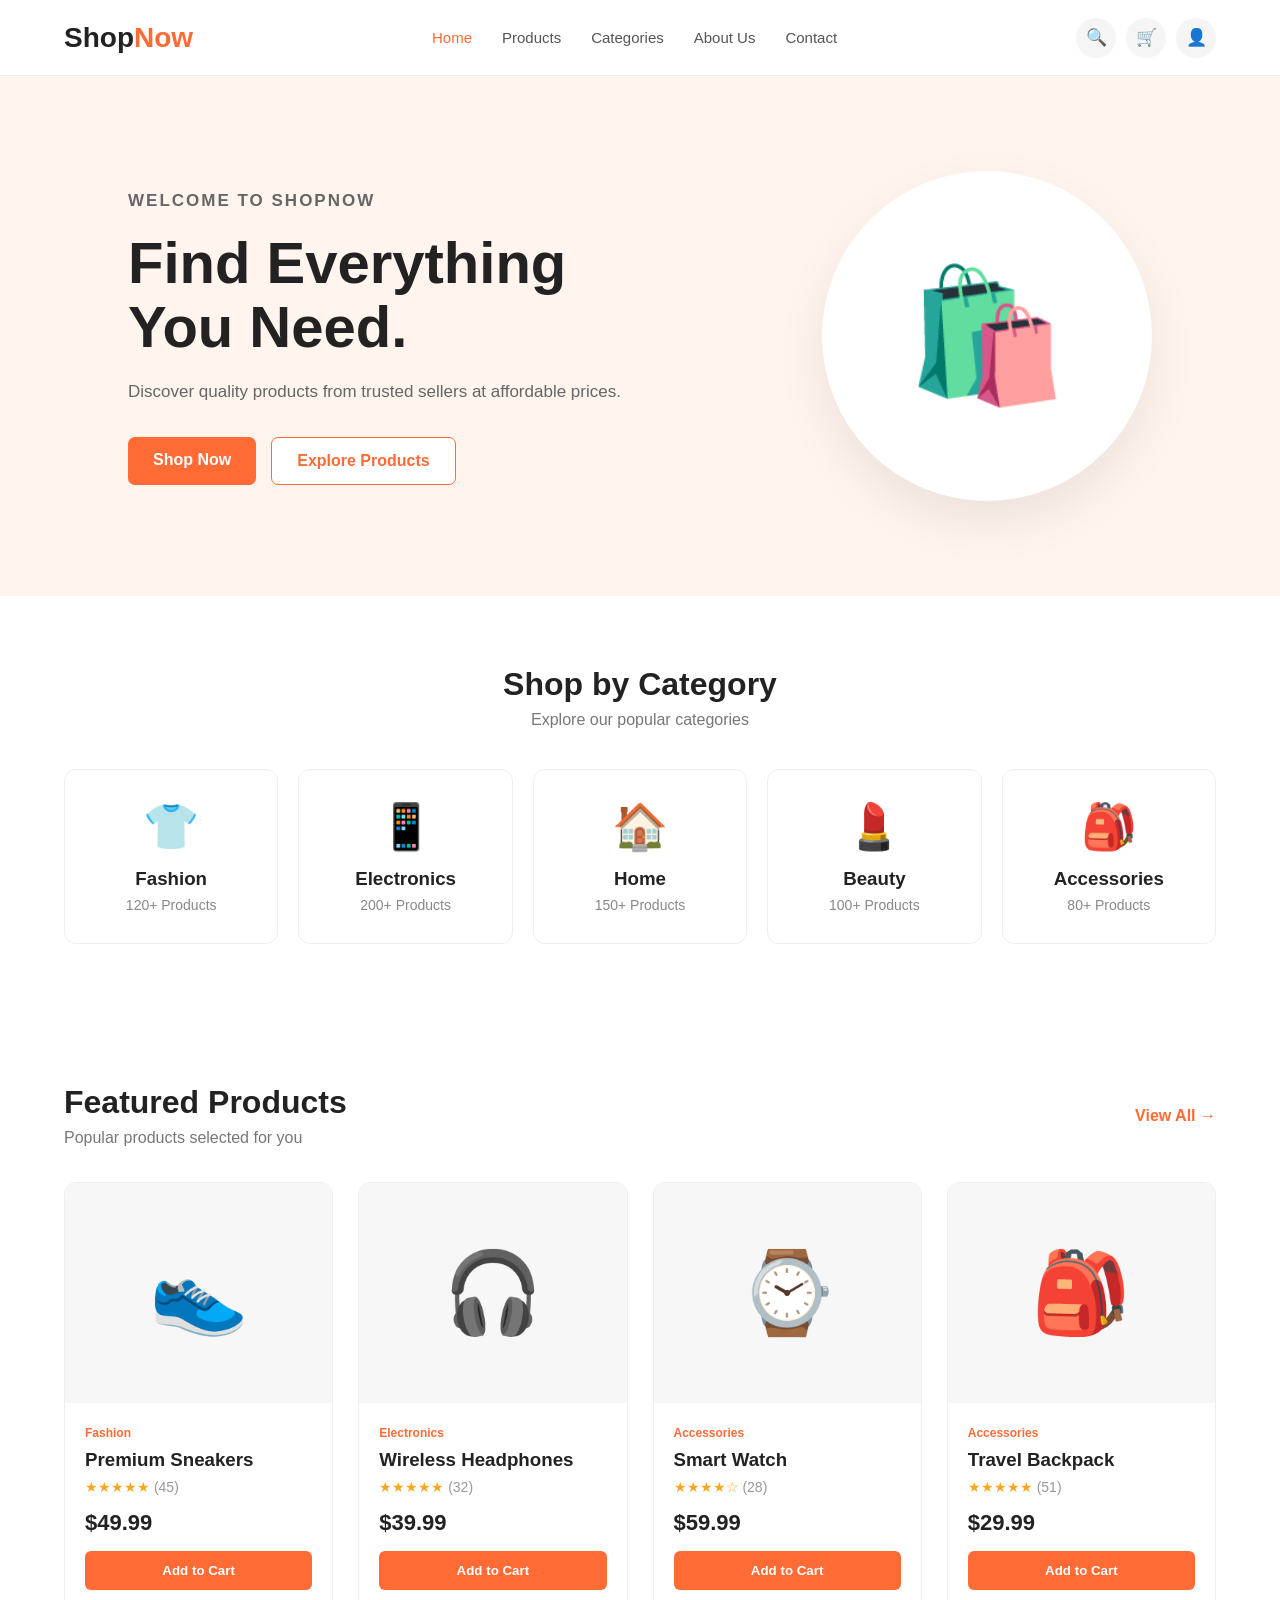
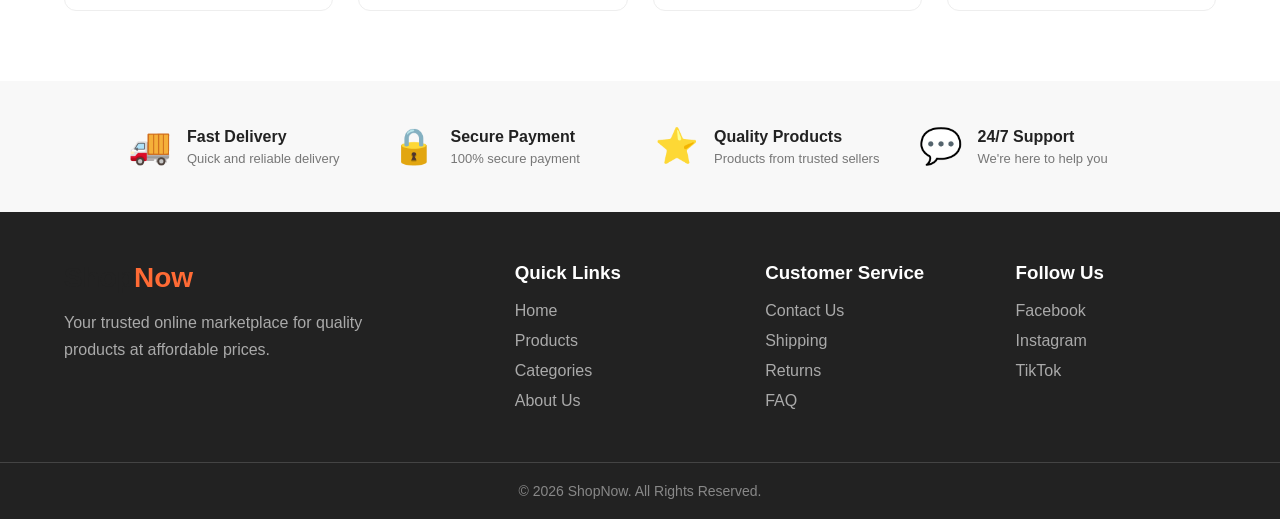
<file: index.html>
<!DOCTYPE html>
<html lang="en">
<head>
    <meta charset="UTF-8">
    <meta name="viewport" content="width=device-width, initial-scale=1.0">
    <title>ShopNow - Home</title>
    <link rel="stylesheet" href="./css/style.css">
</head>
<body>

    <header>
        <nav class="navbar">
            <div class="logo">Shop<span>Now</span></div>

            <ul class="nav-links">
                <li><a href="#" class="active">Home</a></li>
                <li><a href="prodycts.html">Products</a></li>
                <li><a href="categories.html">Categories</a></li>
                <li><a href="#">About Us</a></li>
                <li><a href="#">Contact</a></li>
            </ul>

            <div class="nav-actions">
                <button>🔍</button>
                <button>🛒</button>
                <button>👤</button>
            </div>
        </nav>
    </header>

    <!-- Hero Section -->
    <section class="hero">
        <div class="hero-content">
            <p class="small-title">WELCOME TO SHOPNOW</p>
            <h1>Find Everything<br> You Need.</h1>
            <p>
                Discover quality products from trusted sellers
                at affordable prices.
            </p>

            <div class="hero-buttons">
                <a href="#" class="btn primary">Shop Now</a>
                <a href="#" class="btn secondary">Explore Products</a>
            </div>
        </div>

        <div class="hero-image">
            <div class="product-circle">🛍️</div>
        </div>
    </section>

    <!-- Categories -->
    <section class="categories">
        <div class="section-title">
            <h2>Shop by Category</h2>
            <p>Explore our popular categories</p>
        </div>

        <div class="category-grid">
            <div class="category-card">
                <div class="category-icon">👕</div>
                <h3>Fashion</h3>
                <p>120+ Products</p>
            </div>

            <div class="category-card">
                <div class="category-icon">📱</div>
                <h3>Electronics</h3>
                <p>200+ Products</p>
            </div>

            <div class="category-card">
                <div class="category-icon">🏠</div>
                <h3>Home</h3>
                <p>150+ Products</p>
            </div>

            <div class="category-card">
                <div class="category-icon">💄</div>
                <h3>Beauty</h3>
                <p>100+ Products</p>
            </div>

            <div class="category-card">
                <div class="category-icon">🎒</div>
                <h3>Accessories</h3>
                <p>80+ Products</p>
            </div>
        </div>
    </section>

    <!-- Featured Products -->
    <section class="products">
        <div class="section-heading">
            <div>
                <h2>Featured Products</h2>
                <p>Popular products selected for you</p>
            </div>

            <a href="#" class="view-all">View All →</a>
        </div>

        <div class="product-grid">

            <div class="product-card">
                <div class="product-image">👟</div>
                <div class="product-info">
                    <span class="category">Fashion</span>
                    <h3>Premium Sneakers</h3>
                    <div class="rating">★★★★★ <span>(45)</span></div>
                    <div class="price">$49.99</div>
                    <button class="cart-btn">Add to Cart</button>
                </div>
            </div>

            <div class="product-card">
                <div class="product-image">🎧</div>
                <div class="product-info">
                    <span class="category">Electronics</span>
                    <h3>Wireless Headphones</h3>
                    <div class="rating">★★★★★ <span>(32)</span></div>
                    <div class="price">$39.99</div>
                    <button class="cart-btn">Add to Cart</button>
                </div>
            </div>

            <div class="product-card">
                <div class="product-image">⌚</div>
                <div class="product-info">
                    <span class="category">Accessories</span>
                    <h3>Smart Watch</h3>
                    <div class="rating">★★★★☆ <span>(28)</span></div>
                    <div class="price">$59.99</div>
                    <button class="cart-btn">Add to Cart</button>
                </div>
            </div>

            <div class="product-card">
                <div class="product-image">🎒</div>
                <div class="product-info">
                    <span class="category">Accessories</span>
                    <h3>Travel Backpack</h3>
                    <div class="rating">★★★★★ <span>(51)</span></div>
                    <div class="price">$29.99</div>
                    <button class="cart-btn">Add to Cart</button>
                </div>
            </div>

        </div>
    </section>

    <!-- Features -->
    <section class="features">
        <div class="feature">
            <div class="feature-icon">🚚</div>
            <div>
                <h3>Fast Delivery</h3>
                <p>Quick and reliable delivery</p>
            </div>
        </div>

        <div class="feature">
            <div class="feature-icon">🔒</div>
            <div>
                <h3>Secure Payment</h3>
                <p>100% secure payment</p>
            </div>
        </div>

        <div class="feature">
            <div class="feature-icon">⭐</div>
            <div>
                <h3>Quality Products</h3>
                <p>Products from trusted sellers</p>
            </div>
        </div>

        <div class="feature">
            <div class="feature-icon">💬</div>
            <div>
                <h3>24/7 Support</h3>
                <p>We're here to help you</p>
            </div>
        </div>
    </section>

    <!-- Footer -->
    <footer>
        <div class="footer-content">

            <div class="footer-about">
                <div class="logo">Shop<span>Now</span></div>
                <p>
                    Your trusted online marketplace for
                    quality products at affordable prices.
                </p>
            </div>

            <div>
                <h3>Quick Links</h3>
                <a href="#">Home</a>
                <a href="#">Products</a>
                <a href="#">Categories</a>
                <a href="#">About Us</a>
            </div>

            <div>
                <h3>Customer Service</h3>
                <a href="#">Contact Us</a>
                <a href="#">Shipping</a>
                <a href="#">Returns</a>
                <a href="#">FAQ</a>
            </div>

            <div>
                <h3>Follow Us</h3>
                <div class="socials">
                    <span>Facebook</span>
                    <span>Instagram</span>
                    <span>TikTok</span>
                </div>
            </div>

        </div>

        <div class="copyright">
            © 2026 ShopNow. All Rights Reserved.
        </div>
    </footer>

</body>
</html>
</file>
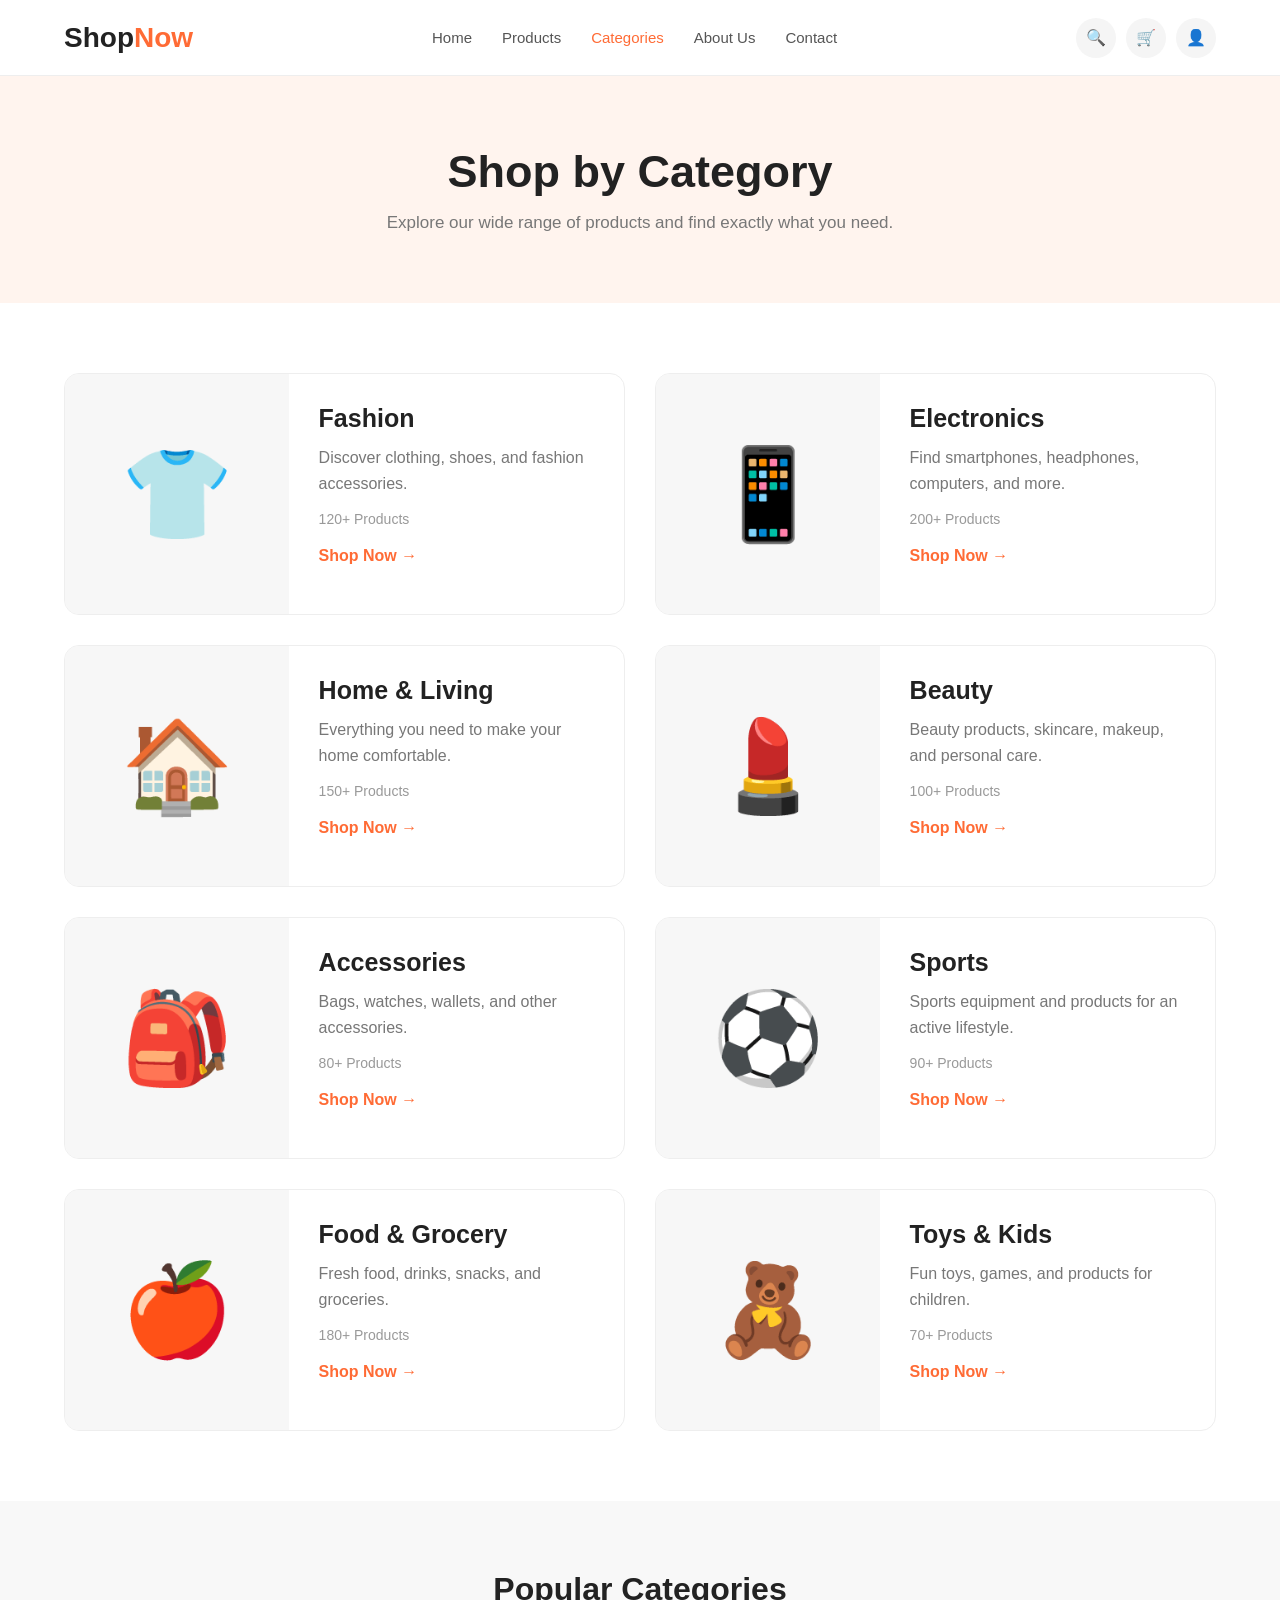
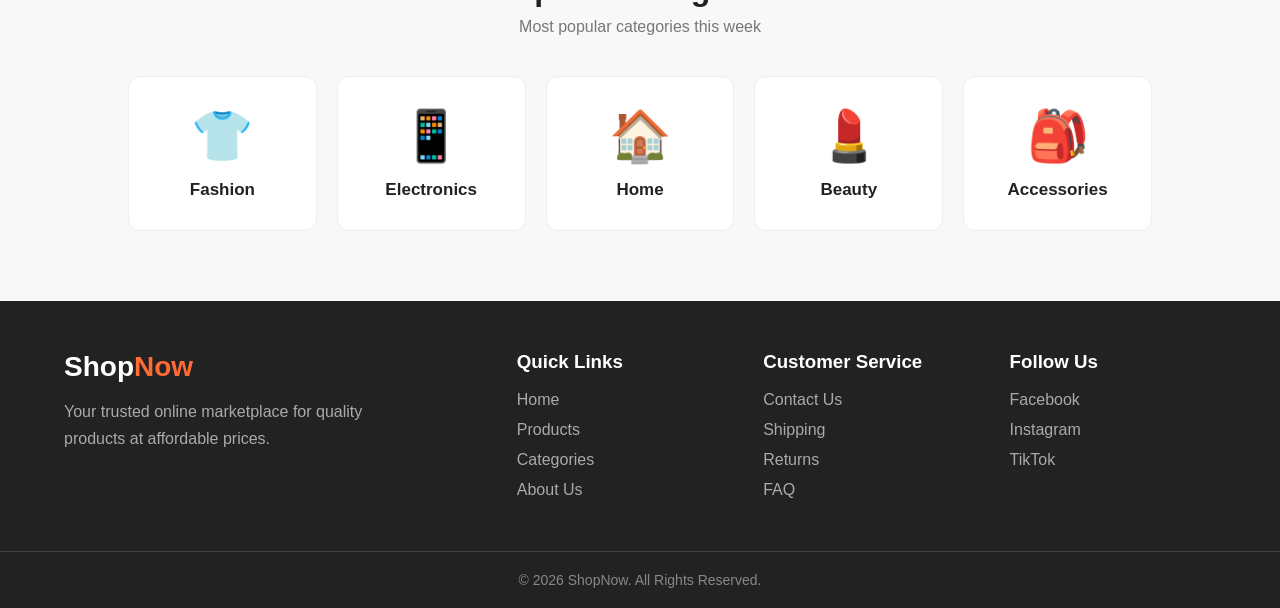
<file: categories.html>
<!DOCTYPE html>
<html lang="en">
<head>
    <meta charset="UTF-8">
    <meta name="viewport" content="width=device-width, initial-scale=1.0">
    <title>Categories - ShopNow</title>
    <link rel="stylesheet" href="./css/categories.css">
</head>
<body>

    <!-- Navbar -->
    <header>
        <nav class="navbar">

            <div class="logo">
                Shop<span>Now</span>
            </div>

            <ul class="nav-links">
                <li><a href="index.html">Home</a></li>
                <li><a href="product.html">Products</a></li>
                <li><a href="#" class="active">Categories</a></li>
                <li><a href="#">About Us</a></li>
                <li><a href="#">Contact</a></li>
            </ul>

            <div class="nav-actions">
                <button>🔍</button>
                <button>🛒</button>
                <button>👤</button>
            </div>

        </nav>
    </header>


    <!-- Page Header -->
    <section class="page-header">

        <h1>Shop by Category</h1>

        <p>
            Explore our wide range of products
            and find exactly what you need.
        </p>

    </section>


    <!-- Categories -->
    <main class="categories-container">

        <div class="category-grid">

            <!-- Fashion -->
            <div class="category-card">
                <div class="category-image">
                    👕
                </div>

                <div class="category-content">
                    <h2>Fashion</h2>

                    <p>
                        Discover clothing, shoes,
                        and fashion accessories.
                    </p>

                    <span>120+ Products</span>

                    <a href="#">Shop Now →</a>
                </div>
            </div>


            <!-- Electronics -->
            <div class="category-card">
                <div class="category-image">
                    📱
                </div>

                <div class="category-content">
                    <h2>Electronics</h2>

                    <p>
                        Find smartphones, headphones,
                        computers, and more.
                    </p>

                    <span>200+ Products</span>

                    <a href="#">Shop Now →</a>
                </div>
            </div>


            <!-- Home -->
            <div class="category-card">
                <div class="category-image">
                    🏠
                </div>

                <div class="category-content">
                    <h2>Home & Living</h2>

                    <p>
                        Everything you need to make
                        your home comfortable.
                    </p>

                    <span>150+ Products</span>

                    <a href="#">Shop Now →</a>
                </div>
            </div>


            <!-- Beauty -->
            <div class="category-card">
                <div class="category-image">
                    💄
                </div>

                <div class="category-content">
                    <h2>Beauty</h2>

                    <p>
                        Beauty products, skincare,
                        makeup, and personal care.
                    </p>

                    <span>100+ Products</span>

                    <a href="#">Shop Now →</a>
                </div>
            </div>


            <!-- Accessories -->
            <div class="category-card">
                <div class="category-image">
                    🎒
                </div>

                <div class="category-content">
                    <h2>Accessories</h2>

                    <p>
                        Bags, watches, wallets,
                        and other accessories.
                    </p>

                    <span>80+ Products</span>

                    <a href="#">Shop Now →</a>
                </div>
            </div>


            <!-- Sports -->
            <div class="category-card">
                <div class="category-image">
                    ⚽
                </div>

                <div class="category-content">
                    <h2>Sports</h2>

                    <p>
                        Sports equipment and products
                        for an active lifestyle.
                    </p>

                    <span>90+ Products</span>

                    <a href="#">Shop Now →</a>
                </div>
            </div>


            <!-- Food -->
            <div class="category-card">
                <div class="category-image">
                    🍎
                </div>

                <div class="category-content">
                    <h2>Food & Grocery</h2>

                    <p>
                        Fresh food, drinks,
                        snacks, and groceries.
                    </p>

                    <span>180+ Products</span>

                    <a href="#">Shop Now →</a>
                </div>
            </div>


            <!-- Toys -->
            <div class="category-card">
                <div class="category-image">
                    🧸
                </div>

                <div class="category-content">
                    <h2>Toys & Kids</h2>

                    <p>
                        Fun toys, games, and products
                        for children.
                    </p>

                    <span>70+ Products</span>

                    <a href="#">Shop Now →</a>
                </div>
            </div>

        </div>

    </main>


    <!-- Popular Categories -->
    <section class="popular">

        <div class="section-title">

            <h2>Popular Categories</h2>

            <p>
                Most popular categories this week
            </p>

        </div>


        <div class="popular-grid">

            <div class="popular-card">
                <span>👕</span>
                <h3>Fashion</h3>
            </div>

            <div class="popular-card">
                <span>📱</span>
                <h3>Electronics</h3>
            </div>

            <div class="popular-card">
                <span>🏠</span>
                <h3>Home</h3>
            </div>

            <div class="popular-card">
                <span>💄</span>
                <h3>Beauty</h3>
            </div>

            <div class="popular-card">
                <span>🎒</span>
                <h3>Accessories</h3>
            </div>

        </div>

    </section>


    <!-- Footer -->
    <footer>

        <div class="footer-content">

            <div class="footer-about">

                <div class="logo">
                    Shop<span>Now</span>
                </div>

                <p>
                    Your trusted online marketplace
                    for quality products at affordable prices.
                </p>

            </div>


            <div>
                <h3>Quick Links</h3>

                <a href="index.html">Home</a>
                <a href="product.html">Products</a>
                <a href="categories.html">Categories</a>
                <a href="#">About Us</a>
            </div>


            <div>
                <h3>Customer Service</h3>

                <a href="#">Contact Us</a>
                <a href="#">Shipping</a>
                <a href="#">Returns</a>
                <a href="#">FAQ</a>
            </div>


            <div>
                <h3>Follow Us</h3>

                <a href="#">Facebook</a>
                <a href="#">Instagram</a>
                <a href="#">TikTok</a>
            </div>

        </div>


        <div class="copyright">
            © 2026 ShopNow. All Rights Reserved.
        </div>

    </footer>

</body>
</html>
</file>
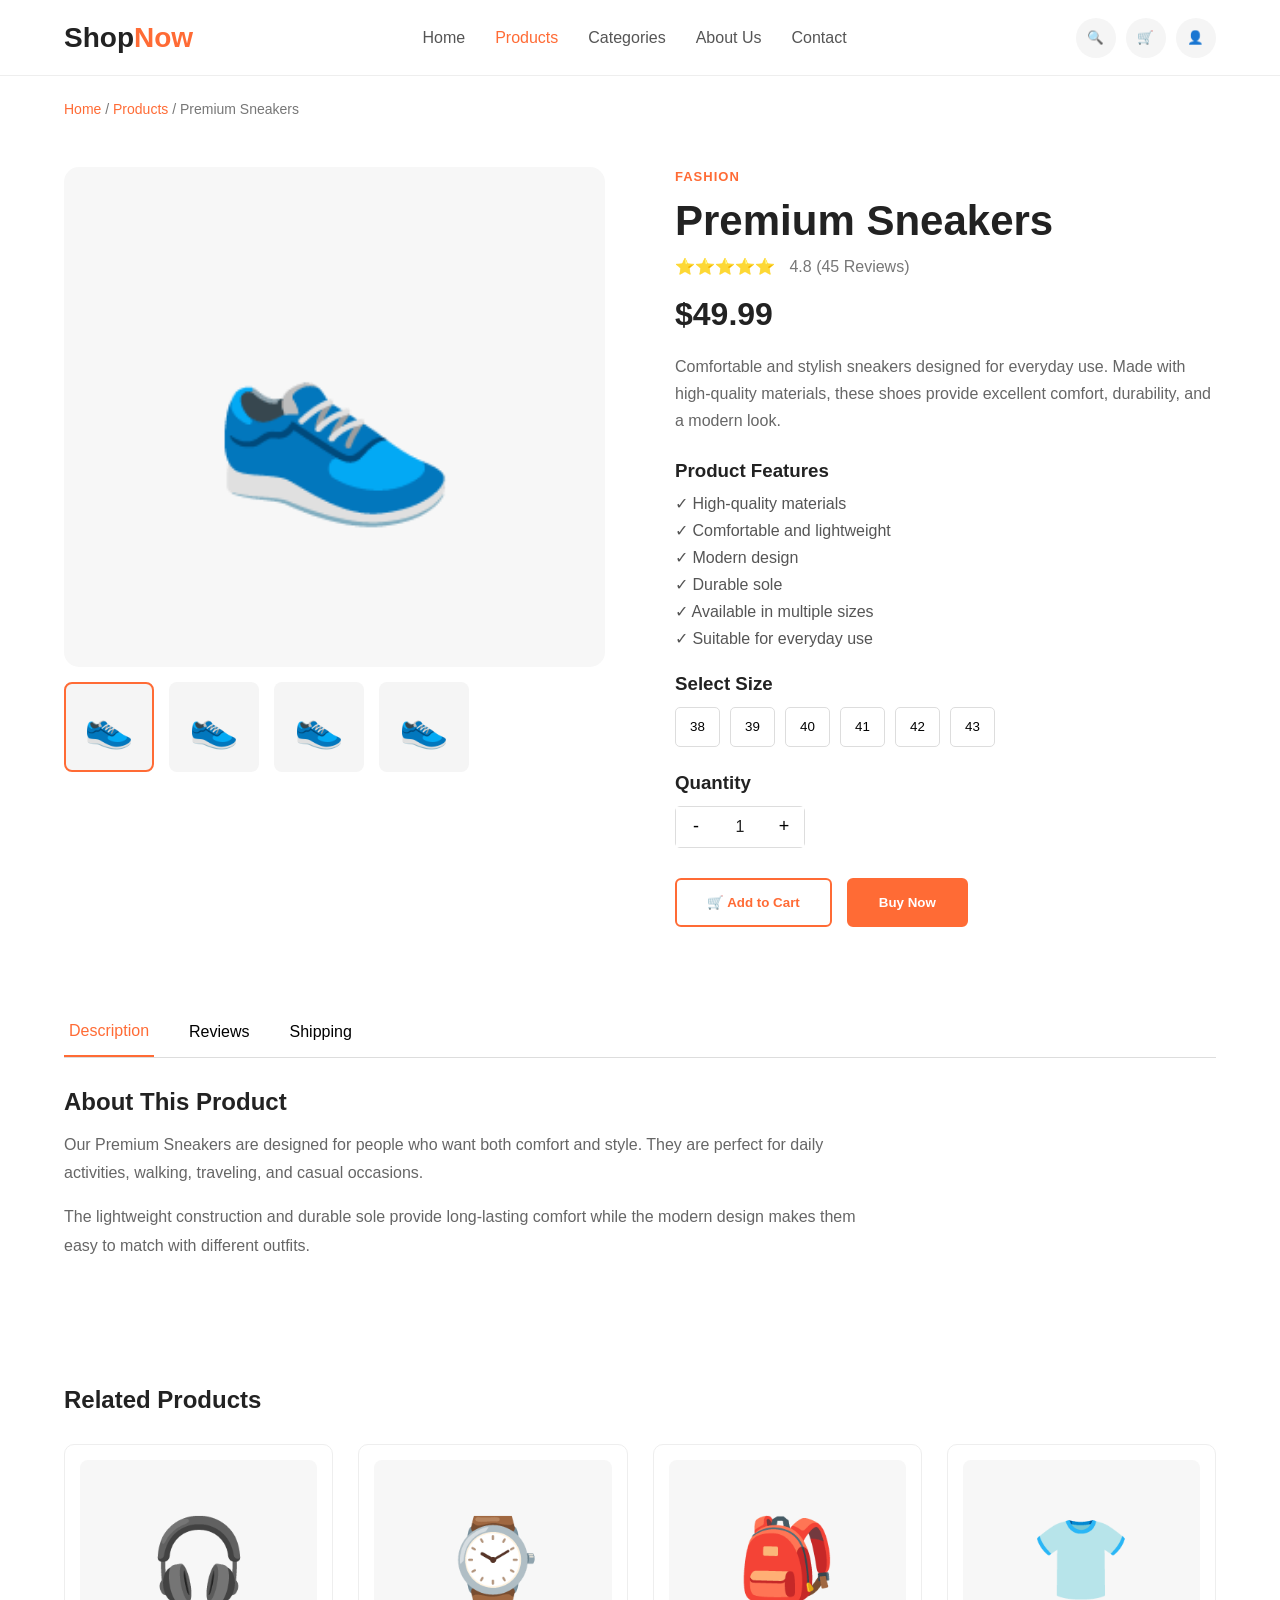
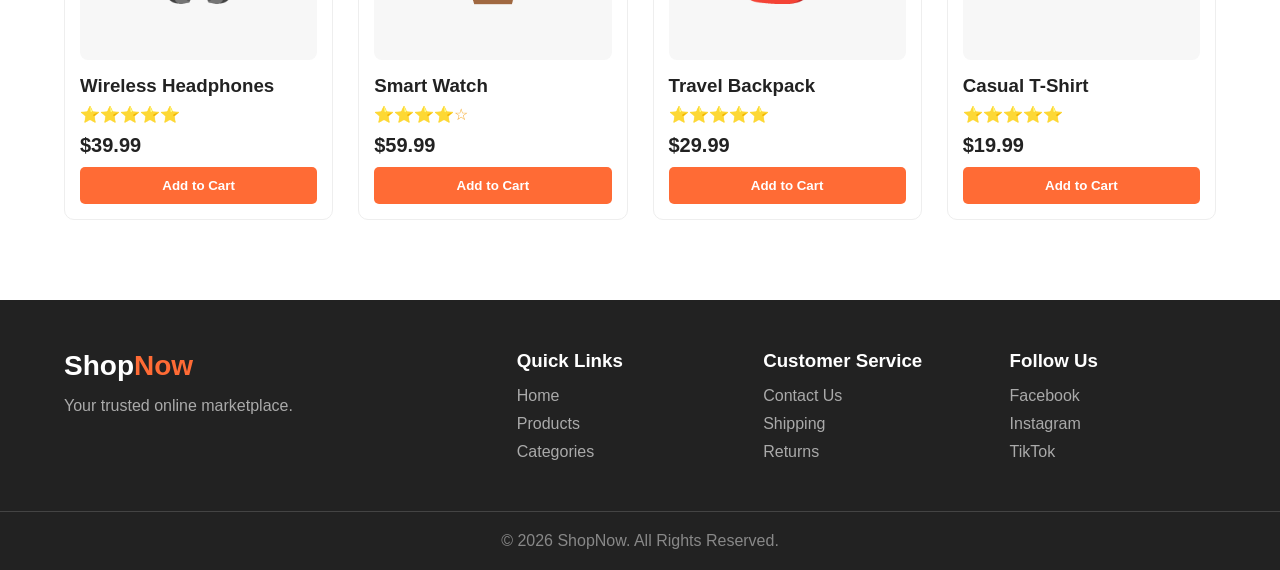
<file: prodycts.html>
<!DOCTYPE html>
<html lang="en">
<head>
    <meta charset="UTF-8">
    <meta name="viewport" content="width=device-width, initial-scale=1.0">
    <title>Product Details - ShopNow</title>
    <link rel="stylesheet" href="./css/product.css">
</head>
<body>

    <!-- Navbar -->
    <header>
        <nav class="navbar">
            <div class="logo">Shop<span>Now</span></div>

            <ul class="nav-links">
                <li><a href="index.html">Home</a></li>
                <li><a href="#" class="active">Products</a></li>
                <li><a href="#">Categories</a></li>
                <li><a href="#">About Us</a></li>
                <li><a href="#">Contact</a></li>
            </ul>

            <div class="nav-actions">
                <button>🔍</button>
                <button>🛒</button>
                <button>👤</button>
            </div>
        </nav>
    </header>

    <!-- Breadcrumb -->
    <div class="breadcrumb">
        <a href="index.html">Home</a>
        <span> / </span>
        <a href="#">Products</a>
        <span> / Premium Sneakers</span>
    </div>

    <!-- Product Details -->
    <main class="product-container">

        <!-- Product Image -->
        <div class="product-gallery">
            <div class="main-image">
                👟
            </div>

            <div class="thumbnail-container">
                <div class="thumbnail active">👟</div>
                <div class="thumbnail">👟</div>
                <div class="thumbnail">👟</div>
                <div class="thumbnail">👟</div>
            </div>
        </div>

        <!-- Product Information -->
        <div class="product-details">

            <span class="category">FASHION</span>

            <h1>Premium Sneakers</h1>

            <div class="rating">
                ⭐⭐⭐⭐⭐
                <span>4.8 (45 Reviews)</span>
            </div>

            <div class="price">
                $49.99
            </div>

            <p class="description">
                Comfortable and stylish sneakers designed for everyday use.
                Made with high-quality materials, these shoes provide excellent
                comfort, durability, and a modern look.
            </p>

            <!-- Product Features -->
            <div class="features">
                <h3>Product Features</h3>

                <ul>
                    <li>✓ High-quality materials</li>
                    <li>✓ Comfortable and lightweight</li>
                    <li>✓ Modern design</li>
                    <li>✓ Durable sole</li>
                    <li>✓ Available in multiple sizes</li>
                    <li>✓ Suitable for everyday use</li>
                </ul>
            </div>

            <!-- Size -->
            <div class="option">
                <h3>Select Size</h3>

                <div class="sizes">
                    <button>38</button>
                    <button>39</button>
                    <button>40</button>
                    <button>41</button>
                    <button>42</button>
                    <button>43</button>
                </div>
            </div>

            <!-- Quantity -->
            <div class="quantity">
                <h3>Quantity</h3>

                <div class="quantity-box">
                    <button>-</button>
                    <span>1</span>
                    <button>+</button>
                </div>
            </div>

            <!-- Buttons -->
            <div class="product-buttons">
                <button class="add-cart">
                    🛒 Add to Cart
                </button>

                <button class="buy-now">
                    Buy Now
                </button>
            </div>

        </div>

    </main>

    <!-- Product Information Section -->
    <section class="product-info-section">

        <div class="tabs">
            <button class="tab active">Description</button>
            <button class="tab">Reviews</button>
            <button class="tab">Shipping</button>
        </div>

        <div class="tab-content">
            <h2>About This Product</h2>

            <p>
                Our Premium Sneakers are designed for people who want both
                comfort and style. They are perfect for daily activities,
                walking, traveling, and casual occasions.
            </p>

            <p>
                The lightweight construction and durable sole provide
                long-lasting comfort while the modern design makes them
                easy to match with different outfits.
            </p>
        </div>

    </section>

    <!-- Related Products -->
    <section class="related-products">

        <h2>Related Products</h2>

        <div class="product-grid">

            <div class="card">
                <div class="card-image">🎧</div>
                <h3>Wireless Headphones</h3>
                <p>⭐⭐⭐⭐⭐</p>
                <strong>$39.99</strong>
                <button>Add to Cart</button>
            </div>

            <div class="card">
                <div class="card-image">⌚</div>
                <h3>Smart Watch</h3>
                <p>⭐⭐⭐⭐☆</p>
                <strong>$59.99</strong>
                <button>Add to Cart</button>
            </div>

            <div class="card">
                <div class="card-image">🎒</div>
                <h3>Travel Backpack</h3>
                <p>⭐⭐⭐⭐⭐</p>
                <strong>$29.99</strong>
                <button>Add to Cart</button>
            </div>

            <div class="card">
                <div class="card-image">👕</div>
                <h3>Casual T-Shirt</h3>
                <p>⭐⭐⭐⭐⭐</p>
                <strong>$19.99</strong>
                <button>Add to Cart</button>
            </div>

        </div>

    </section>

    <!-- Footer -->
    <footer>
        <div class="footer-content">

            <div>
                <div class="logo">Shop<span>Now</span></div>
                <p>Your trusted online marketplace.</p>
            </div>

            <div>
                <h3>Quick Links</h3>
                <a href="#">Home</a>
                <a href="#">Products</a>
                <a href="#">Categories</a>
            </div>

            <div>
                <h3>Customer Service</h3>
                <a href="#">Contact Us</a>
                <a href="#">Shipping</a>
                <a href="#">Returns</a>
            </div>

            <div>
                <h3>Follow Us</h3>
                <a href="#">Facebook</a>
                <a href="#">Instagram</a>
                <a href="#">TikTok</a>
            </div>

        </div>

        <div class="copyright">
            © 2026 ShopNow. All Rights Reserved.
        </div>
    </footer>

</body>
</html>
</file>
<file: css/style.css>
* {
    margin: 0;
    padding: 0;
    box-sizing: border-box;
}

body {
    font-family: Arial, sans-serif;
    color: #222;
    background: #fff;
}

/* ================= NAVBAR ================= */

header {
    background: #ffffff;
    border-bottom: 1px solid #eee;
}

.navbar {
    width: 90%;
    max-width: 1200px;
    margin: auto;
    height: 75px;

    display: flex;
    align-items: center;
    justify-content: space-between;
}

.logo {
    font-size: 28px;
    font-weight: bold;
    color: #222;
}

.logo span {
    color: #ff6b35;
}

.nav-links {
    list-style: none;
    display: flex;
    gap: 30px;
}

.nav-links a {
    text-decoration: none;
    color: #555;
    font-size: 15px;
    transition: 0.3s;
}

.nav-links a:hover,
.nav-links a.active {
    color: #ff6b35;
}

.nav-actions {
    display: flex;
    gap: 10px;
}

.nav-actions button {
    border: none;
    background: #f5f5f5;
    width: 40px;
    height: 40px;
    border-radius: 50%;
    cursor: pointer;
    font-size: 17px;
}

.nav-actions button:hover {
    background: #ff6b35;
}

/* ================= HERO ================= */

.hero {
    min-height: 520px;
    background: #fff4ee;

    display: flex;
    align-items: center;
    justify-content: space-between;

    padding: 60px 10%;
}

.hero-content {
    max-width: 550px;
}

.small-title {
    color: #ff6b35;
    font-size: 14px;
    font-weight: bold;
    margin-bottom: 15px;
    letter-spacing: 2px;
}

.hero h1 {
    font-size: 58px;
    line-height: 1.1;
    margin-bottom: 20px;
}

.hero p {
    color: #666;
    font-size: 17px;
    line-height: 1.7;
}

.hero-buttons {
    margin-top: 30px;
    display: flex;
    gap: 15px;
}

.btn {
    padding: 14px 25px;
    border-radius: 7px;
    text-decoration: none;
    font-weight: bold;
}

.primary {
    background: #ff6b35;
    color: white;
}

.secondary {
    border: 1px solid #ff6b35;
    color: #ff6b35;
    background: white;
}

.primary:hover {
    background: #e95520;
}

.secondary:hover {
    background: #ff6b35;
    color: white;
}

.hero-image {
    display: flex;
    justify-content: center;
    align-items: center;
}

.product-circle {
    width: 330px;
    height: 330px;

    border-radius: 50%;
    background: white;

    display: flex;
    justify-content: center;
    align-items: center;

    font-size: 130px;

    box-shadow: 0 20px 50px rgba(0, 0, 0, 0.08);
}

/* ================= SECTIONS ================= */

.categories,
.products {
    width: 90%;
    max-width: 1200px;
    margin: auto;
    padding: 70px 0;
}

.section-title {
    text-align: center;
    margin-bottom: 40px;
}

.section-title h2,
.section-heading h2 {
    font-size: 32px;
    margin-bottom: 8px;
}

.section-title p,
.section-heading p {
    color: #777;
}

/* ================= CATEGORY ================= */

.category-grid {
    display: grid;
    grid-template-columns: repeat(5, 1fr);
    gap: 20px;
}

.category-card {
    text-align: center;
    padding: 30px 15px;

    border: 1px solid #eee;
    border-radius: 12px;

    transition: 0.3s;
}

.category-card:hover {
    transform: translateY(-7px);
    border-color: #ff6b35;
    box-shadow: 0 10px 30px rgba(0, 0, 0, 0.08);
}

.category-icon {
    font-size: 45px;
    margin-bottom: 15px;
}

.category-card h3 {
    margin-bottom: 7px;
}

.category-card p {
    color: #888;
    font-size: 14px;
}

/* ================= PRODUCTS ================= */

.section-heading {
    display: flex;
    align-items: center;
    justify-content: space-between;
    margin-bottom: 35px;
}

.view-all {
    color: #ff6b35;
    text-decoration: none;
    font-weight: bold;
}

.product-grid {
    display: grid;
    grid-template-columns: repeat(4, 1fr);
    gap: 25px;
}

.product-card {
    border: 1px solid #eee;
    border-radius: 12px;
    overflow: hidden;
    transition: 0.3s;
}

.product-card:hover {
    transform: translateY(-5px);
    box-shadow: 0 10px 30px rgba(0, 0, 0, 0.08);
}

.product-image {
    height: 220px;
    background: #f7f7f7;

    display: flex;
    justify-content: center;
    align-items: center;

    font-size: 80px;
}

.product-info {
    padding: 20px;
}

.category {
    color: #ff6b35;
    font-size: 12px;
    font-weight: bold;
}

.product-info h3 {
    margin: 8px 0;
}

.rating {
    color: #f5a623;
    font-size: 14px;
}

.rating span {
    color: #999;
}

.price {
    font-size: 22px;
    font-weight: bold;
    margin: 15px 0;
}

.cart-btn {
    width: 100%;
    padding: 12px;

    border: none;
    border-radius: 6px;

    background: #ff6b35;
    color: white;

    font-weight: bold;
    cursor: pointer;
}

.cart-btn:hover {
    background: #e95520;
}

/* ================= FEATURES ================= */

.features {
    background: #f8f8f8;

    padding: 45px 10%;

    display: grid;
    grid-template-columns: repeat(4, 1fr);
    gap: 30px;
}

.feature {
    display: flex;
    align-items: center;
    gap: 15px;
}

.feature-icon {
    font-size: 35px;
}

.feature h3 {
    font-size: 16px;
    margin-bottom: 5px;
}

.feature p {
    font-size: 13px;
    color: #777;
}

/* ================= FOOTER ================= */

footer {
    background: #222;
    color: white;
    padding-top: 50px;
}

.footer-content {
    width: 90%;
    max-width: 1200px;
    margin: auto;

    display: grid;
    grid-template-columns: 2fr 1fr 1fr 1fr;
    gap: 50px;
}

.footer-about p {
    color: #aaa;
    line-height: 1.7;
    margin-top: 15px;
    max-width: 300px;
}

footer h3 {
    margin-bottom: 18px;
}

footer a {
    display: block;
    color: #aaa;
    text-decoration: none;
    margin-bottom: 12px;
}

footer a:hover {
    color: #ff6b35;
}

.socials span {
    display: block;
    color: #aaa;
    margin-bottom: 12px;
}

.copyright {
    text-align: center;
    border-top: 1px solid #444;
    margin-top: 40px;
    padding: 20px;
    color: #888;
    font-size: 14px;
}

/* ================= RESPONSIVE ================= */

@media (max-width: 900px) {

    .nav-links {
        display: none;
    }

    .hero {
        flex-direction: column;
        text-align: center;
        gap: 50px;
    }

    .hero-buttons {
        justify-content: center;
    }

    .category-grid {
        grid-template-columns: repeat(2, 1fr);
    }

    .product-grid {
        grid-template-columns: repeat(2, 1fr);
    }

    .features {
        grid-template-columns: repeat(2, 1fr);
    }

    .footer-content {
        grid-template-columns: repeat(2, 1fr);
    }
}

@media (max-width: 550px) {

    .hero h1 {
        font-size: 40px;
    }

    .product-circle {
        width: 230px;
        height: 230px;
        font-size: 90px;
    }

    .category-grid,
    .product-grid,
    .features,
    .footer-content {
        grid-template-columns: 1fr;
    }

    .section-heading {
        flex-direction: column;
        align-items: flex-start;
        gap: 15px;
    }
}
</file>
<file: css/categories.css>
* {
    margin: 0;
    padding: 0;
    box-sizing: border-box;
}

body {
    font-family: Arial, sans-serif;
    color: #222;
    background: #fff;
}


/* ================= NAVBAR ================= */

header {
    background: #fff;
    border-bottom: 1px solid #eee;
}

.navbar {
    width: 90%;
    max-width: 1200px;
    height: 75px;
    margin: auto;

    display: flex;
    align-items: center;
    justify-content: space-between;
}

.logo {
    font-size: 28px;
    font-weight: bold;
}

.logo span {
    color: #ff6b35;
}

.nav-links {
    list-style: none;
    display: flex;
    gap: 30px;
}

.nav-links a {
    text-decoration: none;
    color: #555;
    font-size: 15px;
}

.nav-links a:hover,
.nav-links a.active {
    color: #ff6b35;
}

.nav-actions {
    display: flex;
    gap: 10px;
}

.nav-actions button {
    width: 40px;
    height: 40px;

    border: none;
    border-radius: 50%;

    background: #f5f5f5;

    cursor: pointer;
    font-size: 16px;
}

.nav-actions button:hover {
    background: #ff6b35;
}


/* ================= PAGE HEADER ================= */

.page-header {
    background: #fff4ee;

    text-align: center;

    padding: 70px 20px;
}

.page-header h1 {
    font-size: 45px;
    margin-bottom: 15px;
}

.page-header p {
    color: #777;
    font-size: 17px;
}


/* ================= CATEGORIES ================= */

.categories-container {
    width: 90%;
    max-width: 1200px;

    margin: auto;

    padding: 70px 0;
}

.category-grid {
    display: grid;

    grid-template-columns: repeat(2, 1fr);

    gap: 30px;
}


/* Category Card */

.category-card {
    display: flex;

    background: #fff;

    border: 1px solid #eee;

    border-radius: 15px;

    overflow: hidden;

    transition: 0.3s;
}

.category-card:hover {
    transform: translateY(-7px);

    border-color: #ff6b35;

    box-shadow: 0 15px 35px rgba(0, 0, 0, 0.08);
}


/* Category Image */

.category-image {
    width: 40%;
    min-height: 240px;

    background: #f7f7f7;

    display: flex;

    justify-content: center;
    align-items: center;

    font-size: 90px;
}


/* Category Content */

.category-content {
    width: 60%;

    padding: 30px;
}

.category-content h2 {
    font-size: 25px;

    margin-bottom: 12px;
}

.category-content p {
    color: #777;

    line-height: 1.6;

    margin-bottom: 15px;
}

.category-content span {
    display: block;

    color: #999;

    font-size: 14px;

    margin-bottom: 20px;
}

.category-content a {
    color: #ff6b35;

    text-decoration: none;

    font-weight: bold;
}

.category-content a:hover {
    text-decoration: underline;
}


/* ================= POPULAR ================= */

.popular {
    background: #f8f8f8;

    padding: 70px 10%;
}

.section-title {
    text-align: center;

    margin-bottom: 40px;
}

.section-title h2 {
    font-size: 32px;

    margin-bottom: 10px;
}

.section-title p {
    color: #777;
}


.popular-grid {
    max-width: 1200px;

    margin: auto;

    display: grid;

    grid-template-columns: repeat(5, 1fr);

    gap: 20px;
}


.popular-card {
    background: white;

    padding: 30px 15px;

    text-align: center;

    border-radius: 12px;

    border: 1px solid #eee;

    transition: 0.3s;

    cursor: pointer;
}

.popular-card:hover {
    transform: translateY(-7px);

    border-color: #ff6b35;
}

.popular-card span {
    display: block;

    font-size: 50px;

    margin-bottom: 15px;
}

.popular-card h3 {
    font-size: 17px;
}


/* ================= FOOTER ================= */

footer {
    background: #222;

    color: white;

    padding-top: 50px;
}

.footer-content {
    width: 90%;
    max-width: 1200px;

    margin: auto;

    display: grid;

    grid-template-columns: 2fr 1fr 1fr 1fr;

    gap: 40px;
}

.footer-about p {
    color: #aaa;

    max-width: 300px;

    line-height: 1.7;

    margin-top: 15px;
}

.footer-content h3 {
    margin-bottom: 18px;
}

.footer-content a {
    display: block;

    color: #aaa;

    text-decoration: none;

    margin-bottom: 12px;
}

.footer-content a:hover {
    color: #ff6b35;
}

.copyright {
    text-align: center;

    border-top: 1px solid #444;

    margin-top: 40px;

    padding: 20px;

    color: #888;

    font-size: 14px;
}


/* ================= RESPONSIVE ================= */

@media (max-width: 900px) {

    .nav-links {
        display: none;
    }

    .category-grid {
        grid-template-columns: 1fr;
    }

    .popular-grid {
        grid-template-columns: repeat(3, 1fr);
    }

    .footer-content {
        grid-template-columns: repeat(2, 1fr);
    }
}


@media (max-width: 600px) {

    .page-header h1 {
        font-size: 35px;
    }

    .category-card {
        flex-direction: column;
    }

    .category-image {
        width: 100%;
        min-height: 180px;
    }

    .category-content {
        width: 100%;
    }

    .popular-grid {
        grid-template-columns: repeat(2, 1fr);
    }

    .footer-content {
        grid-template-columns: 1fr;
    }
}


@media (max-width: 400px) {

    .popular-grid {
        grid-template-columns: 1fr;
    }
}
</file>
<file: css/product.css>
* {
    margin: 0;
    padding: 0;
    box-sizing: border-box;
}

body {
    font-family: Arial, sans-serif;
    color: #222;
    background: #fff;
}

/* ================= NAVBAR ================= */

header {
    border-bottom: 1px solid #eee;
    background: white;
}

.navbar {
    width: 90%;
    max-width: 1200px;
    height: 75px;
    margin: auto;

    display: flex;
    align-items: center;
    justify-content: space-between;
}

.logo {
    font-size: 28px;
    font-weight: bold;
}

.logo span {
    color: #ff6b35;
}

.nav-links {
    display: flex;
    list-style: none;
    gap: 30px;
}

.nav-links a {
    text-decoration: none;
    color: #555;
}

.nav-links a:hover,
.nav-links .active {
    color: #ff6b35;
}

.nav-actions {
    display: flex;
    gap: 10px;
}

.nav-actions button {
    border: none;
    background: #f5f5f5;
    width: 40px;
    height: 40px;
    border-radius: 50%;
    cursor: pointer;
}

/* ================= BREADCRUMB ================= */

.breadcrumb {
    width: 90%;
    max-width: 1200px;
    margin: 25px auto;
    color: #777;
    font-size: 14px;
}

.breadcrumb a {
    color: #ff6b35;
    text-decoration: none;
}

/* ================= PRODUCT ================= */

.product-container {
    width: 90%;
    max-width: 1200px;
    margin: 50px auto;

    display: grid;
    grid-template-columns: 1fr 1fr;
    gap: 70px;
}

/* Product Image */

.main-image {
    height: 500px;
    border-radius: 15px;
    background: #f7f7f7;

    display: flex;
    justify-content: center;
    align-items: center;

    font-size: 200px;
}

.thumbnail-container {
    display: flex;
    gap: 15px;
    margin-top: 15px;
}

.thumbnail {
    width: 90px;
    height: 90px;

    background: #f5f5f5;
    border: 2px solid transparent;
    border-radius: 8px;

    display: flex;
    justify-content: center;
    align-items: center;

    font-size: 40px;
    cursor: pointer;
}

.thumbnail.active,
.thumbnail:hover {
    border-color: #ff6b35;
}

/* Product Details */

.category {
    color: #ff6b35;
    font-size: 13px;
    font-weight: bold;
    letter-spacing: 1px;
}

.product-details h1 {
    font-size: 42px;
    margin: 12px 0;
}

.rating {
    color: #f5a623;
    margin-bottom: 20px;
}

.rating span {
    color: #777;
    margin-left: 10px;
}

.price {
    font-size: 32px;
    font-weight: bold;
    margin-bottom: 20px;
}

.description {
    color: #666;
    line-height: 1.7;
    font-size: 16px;
}

/* Features */

.features {
    margin-top: 25px;
}

.features h3 {
    margin-bottom: 12px;
}

.features ul {
    list-style: none;
}

.features li {
    margin-bottom: 8px;
    color: #555;
}

/* Size */

.option {
    margin-top: 25px;
}

.option h3 {
    margin-bottom: 12px;
}

.sizes {
    display: flex;
    gap: 10px;
}

.sizes button {
    width: 45px;
    height: 40px;

    background: white;
    border: 1px solid #ddd;
    border-radius: 5px;

    cursor: pointer;
}

.sizes button:hover {
    border-color: #ff6b35;
    color: #ff6b35;
}

/* Quantity */

.quantity {
    margin-top: 25px;
}

.quantity h3 {
    margin-bottom: 12px;
}

.quantity-box {
    width: 130px;
    height: 42px;

    border: 1px solid #ddd;
    border-radius: 5px;

    display: flex;
    justify-content: space-between;
    align-items: center;
}

.quantity-box button {
    width: 40px;
    height: 100%;
    border: none;
    background: white;
    cursor: pointer;
    font-size: 18px;
}

/* Buttons */

.product-buttons {
    display: flex;
    gap: 15px;
    margin-top: 30px;
}

.product-buttons button {
    padding: 15px 30px;
    border-radius: 6px;
    font-weight: bold;
    cursor: pointer;
}

.add-cart {
    background: white;
    color: #ff6b35;
    border: 2px solid #ff6b35;
}

.buy-now {
    background: #ff6b35;
    color: white;
    border: 2px solid #ff6b35;
}

.add-cart:hover {
    background: #ff6b35;
    color: white;
}

/* ================= PRODUCT INFO ================= */

.product-info-section {
    width: 90%;
    max-width: 1200px;
    margin: 80px auto;
}

.tabs {
    display: flex;
    gap: 30px;
    border-bottom: 1px solid #ddd;
}

.tab {
    padding: 15px 5px;
    border: none;
    background: none;
    font-size: 16px;
    cursor: pointer;
}

.tab.active {
    color: #ff6b35;
    border-bottom: 2px solid #ff6b35;
}

.tab-content {
    padding: 30px 0;
    max-width: 800px;
}

.tab-content h2 {
    margin-bottom: 15px;
}

.tab-content p {
    color: #666;
    line-height: 1.8;
    margin-bottom: 15px;
}

/* ================= RELATED PRODUCTS ================= */

.related-products {
    width: 90%;
    max-width: 1200px;
    margin: 80px auto;
}

.related-products h2 {
    margin-bottom: 30px;
}

.product-grid {
    display: grid;
    grid-template-columns: repeat(4, 1fr);
    gap: 25px;
}

.card {
    border: 1px solid #eee;
    border-radius: 10px;
    padding: 15px;
}

.card-image {
    height: 200px;
    background: #f7f7f7;

    display: flex;
    justify-content: center;
    align-items: center;

    font-size: 80px;
    border-radius: 8px;
}

.card h3 {
    margin: 15px 0 8px;
}

.card p {
    color: #f5a623;
}

.card strong {
    display: block;
    font-size: 20px;
    margin: 10px 0;
}

.card button {
    width: 100%;
    padding: 11px;

    border: none;
    border-radius: 5px;

    background: #ff6b35;
    color: white;
    font-weight: bold;

    cursor: pointer;
}

/* ================= FOOTER ================= */

footer {
    background: #222;
    color: white;
    padding-top: 50px;
}

.footer-content {
    width: 90%;
    max-width: 1200px;
    margin: auto;

    display: grid;
    grid-template-columns: 2fr 1fr 1fr 1fr;
    gap: 40px;
}

.footer-content p {
    color: #aaa;
    margin-top: 15px;
}

.footer-content h3 {
    margin-bottom: 15px;
}

.footer-content a {
    display: block;
    color: #aaa;
    text-decoration: none;
    margin-bottom: 10px;
}

.footer-content a:hover {
    color: #ff6b35;
}

.copyright {
    margin-top: 40px;
    padding: 20px;
    text-align: center;
    color: #888;
    border-top: 1px solid #444;
}

/* ================= RESPONSIVE ================= */

@media (max-width: 900px) {

    .nav-links {
        display: none;
    }

    .product-container {
        grid-template-columns: 1fr;
    }

    .product-grid {
        grid-template-columns: repeat(2, 1fr);
    }

    .footer-content {
        grid-template-columns: repeat(2, 1fr);
    }
}

@media (max-width: 550px) {

    .product-details h1 {
        font-size: 32px;
    }

    .main-image {
        height: 350px;
        font-size: 130px;
    }

    .product-grid {
        grid-template-columns: 1fr;
    }

    .footer-content {
        grid-template-columns: 1fr;
    }

    .product-buttons {
        flex-direction: column;
    }
}
</file>
